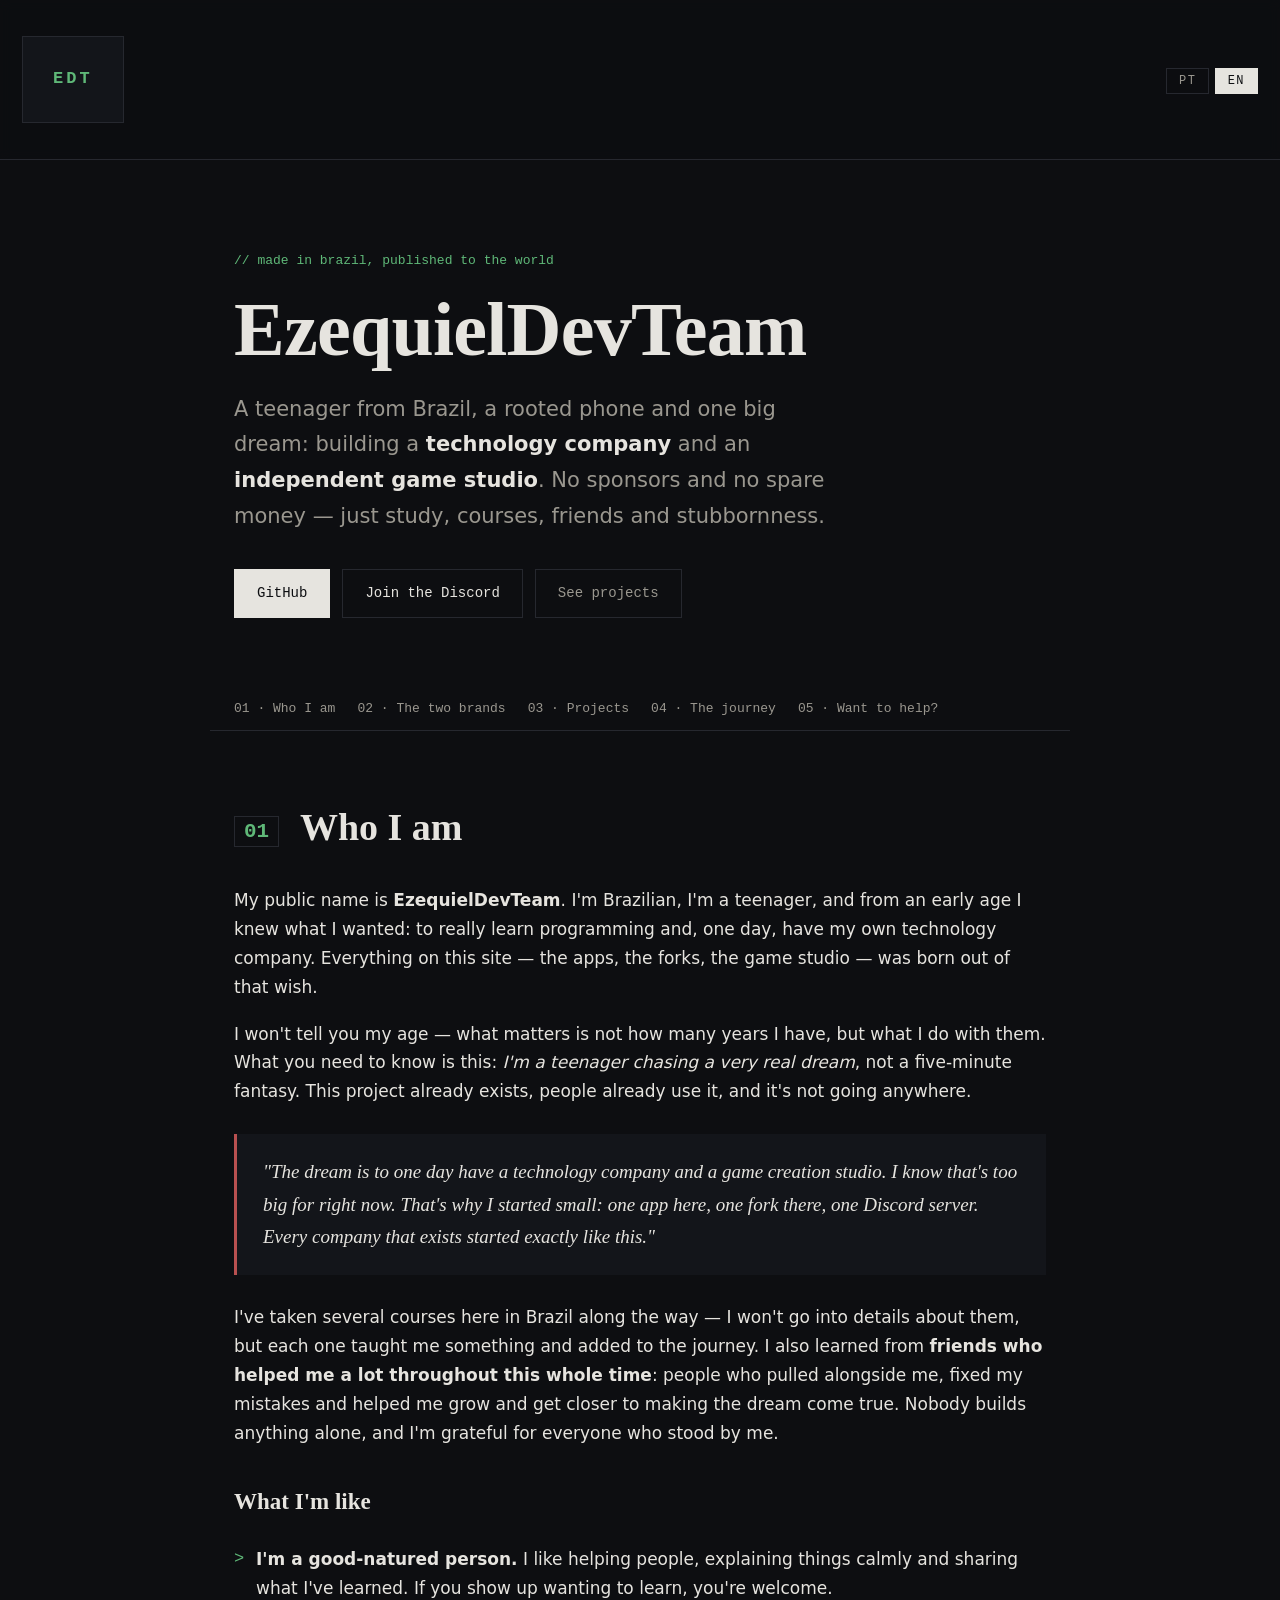
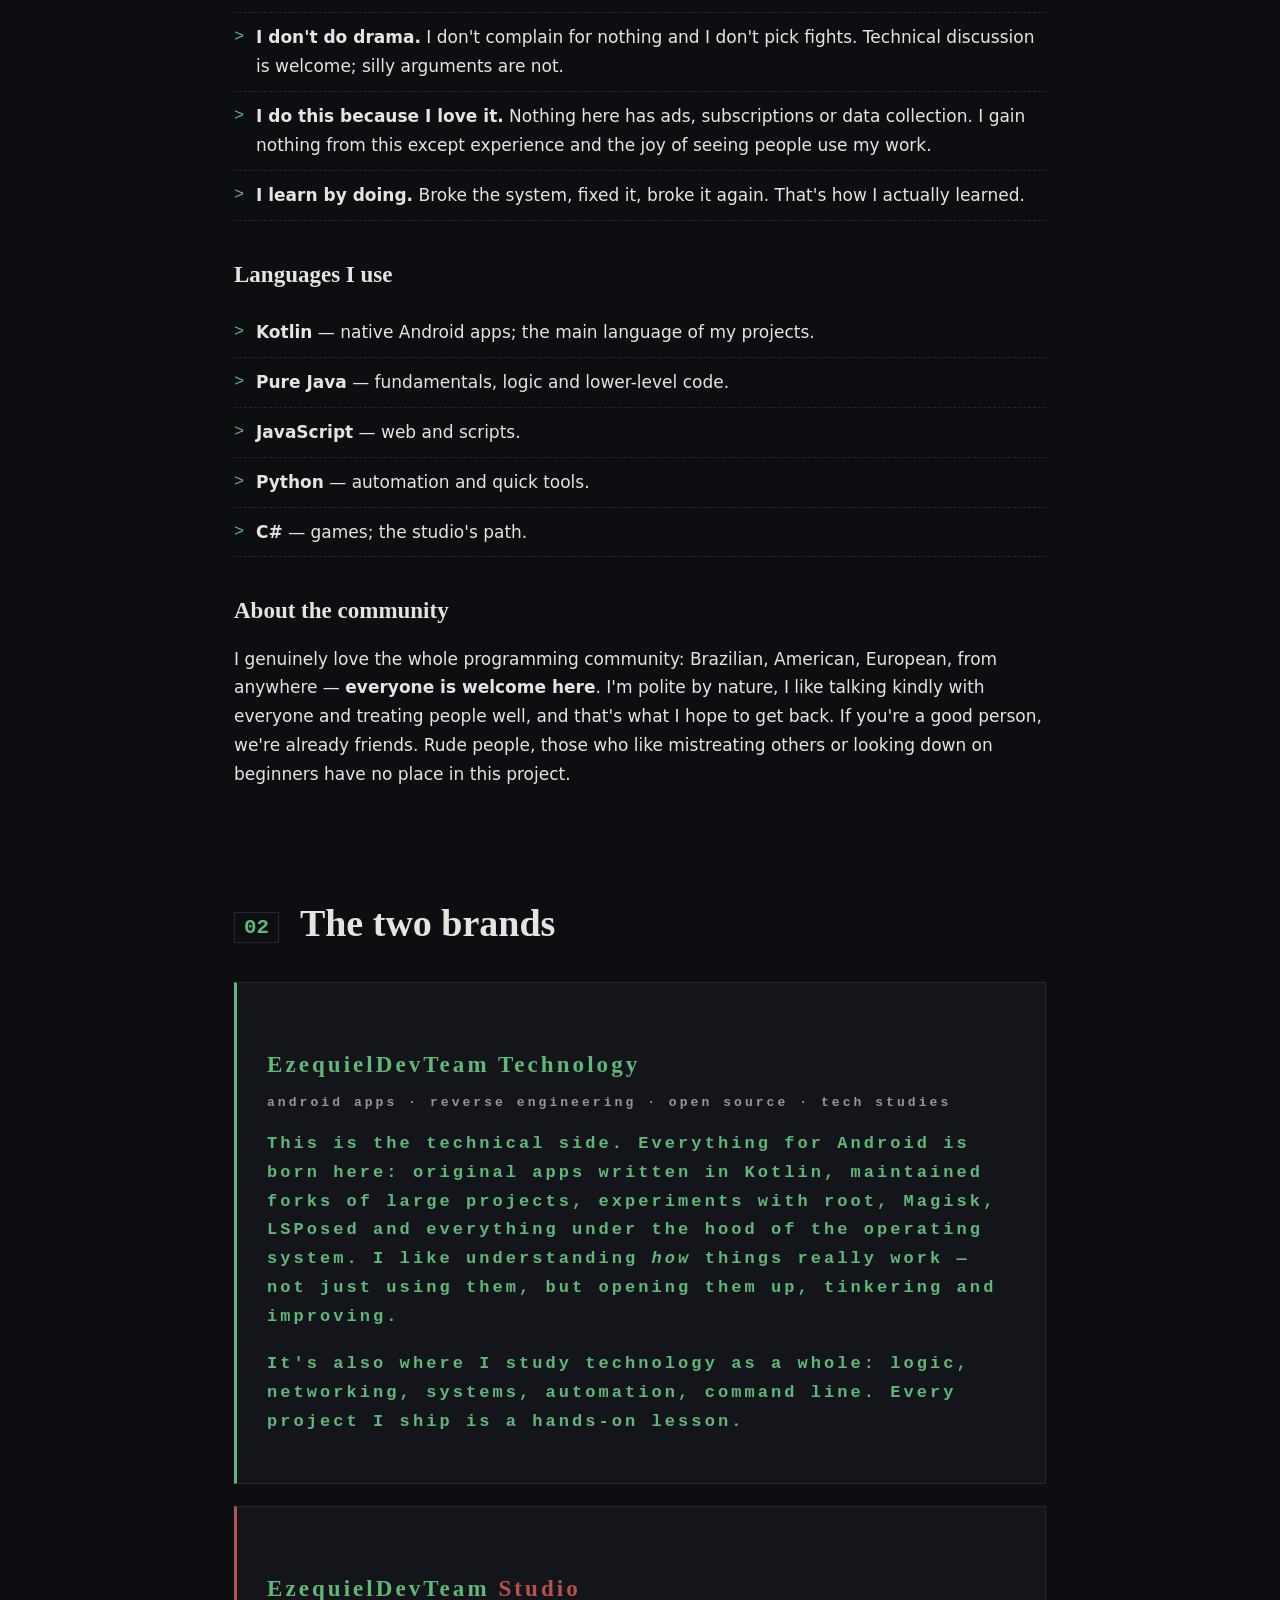
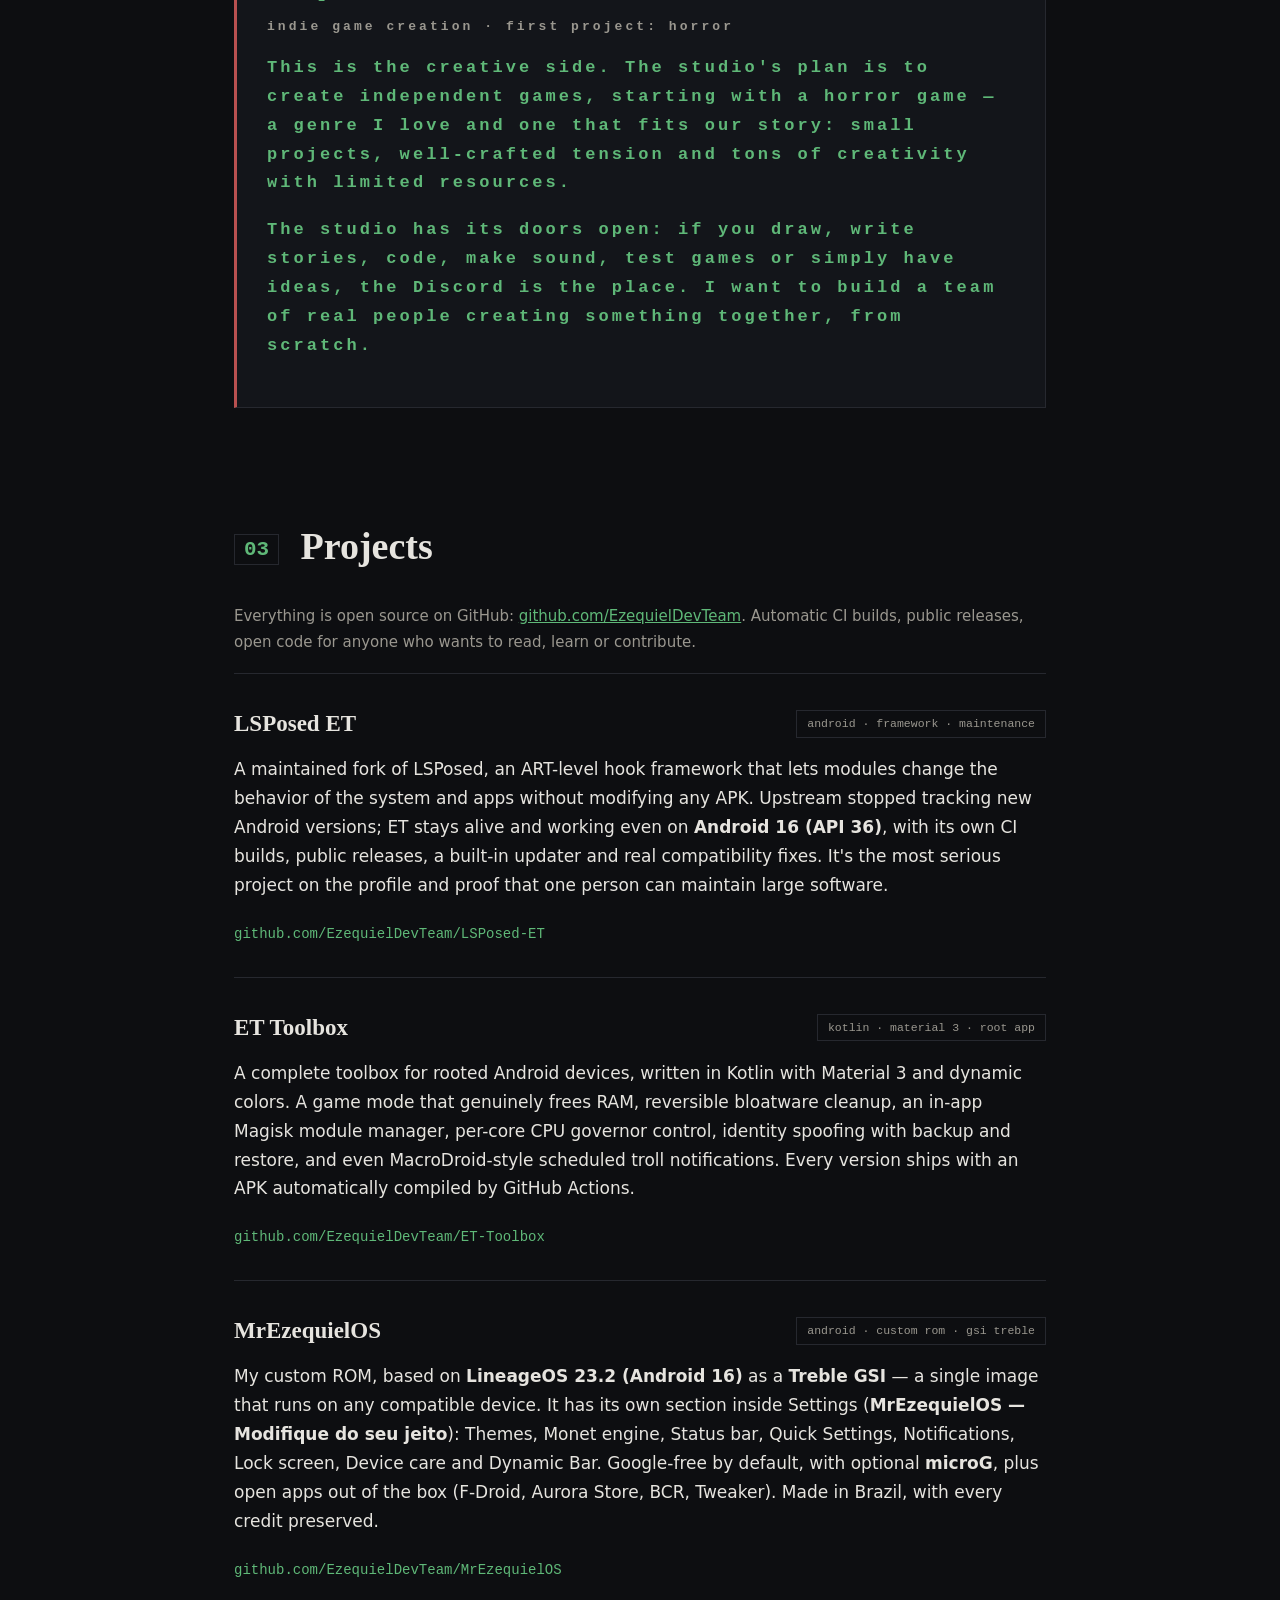
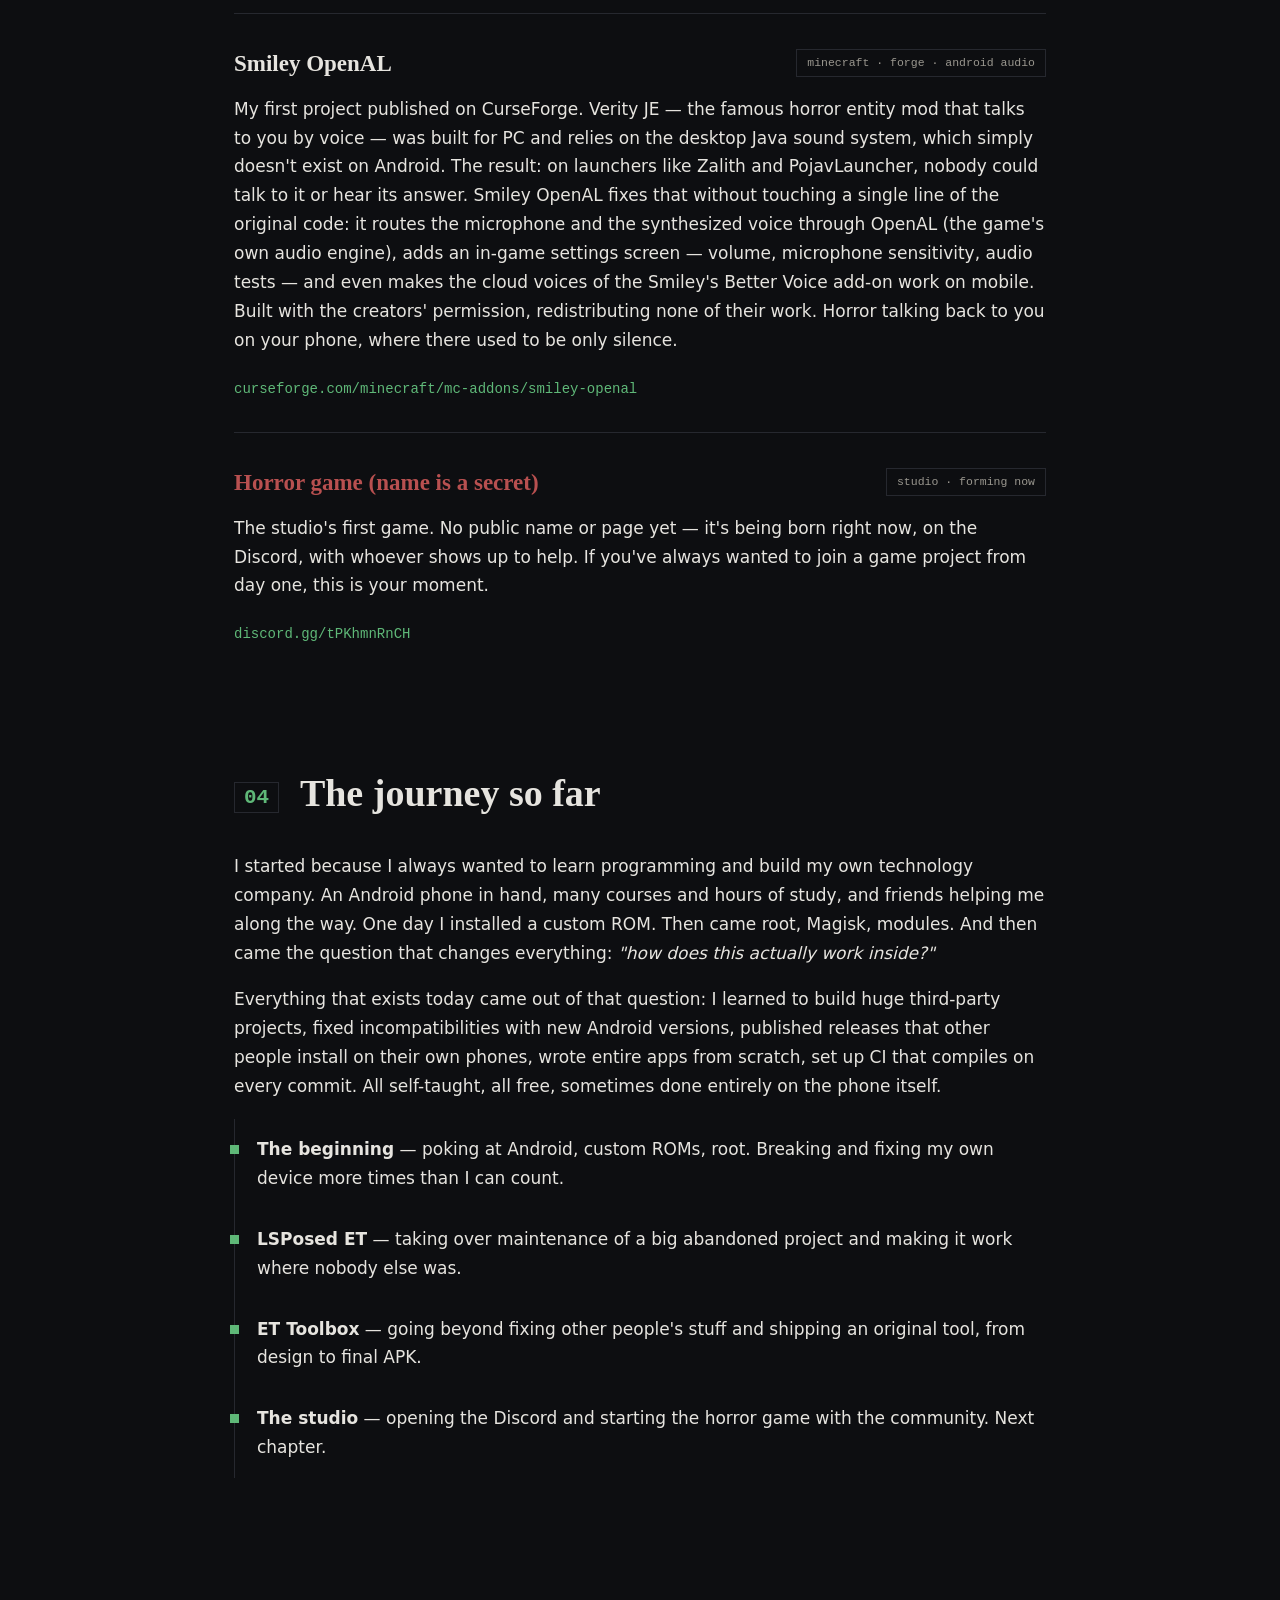
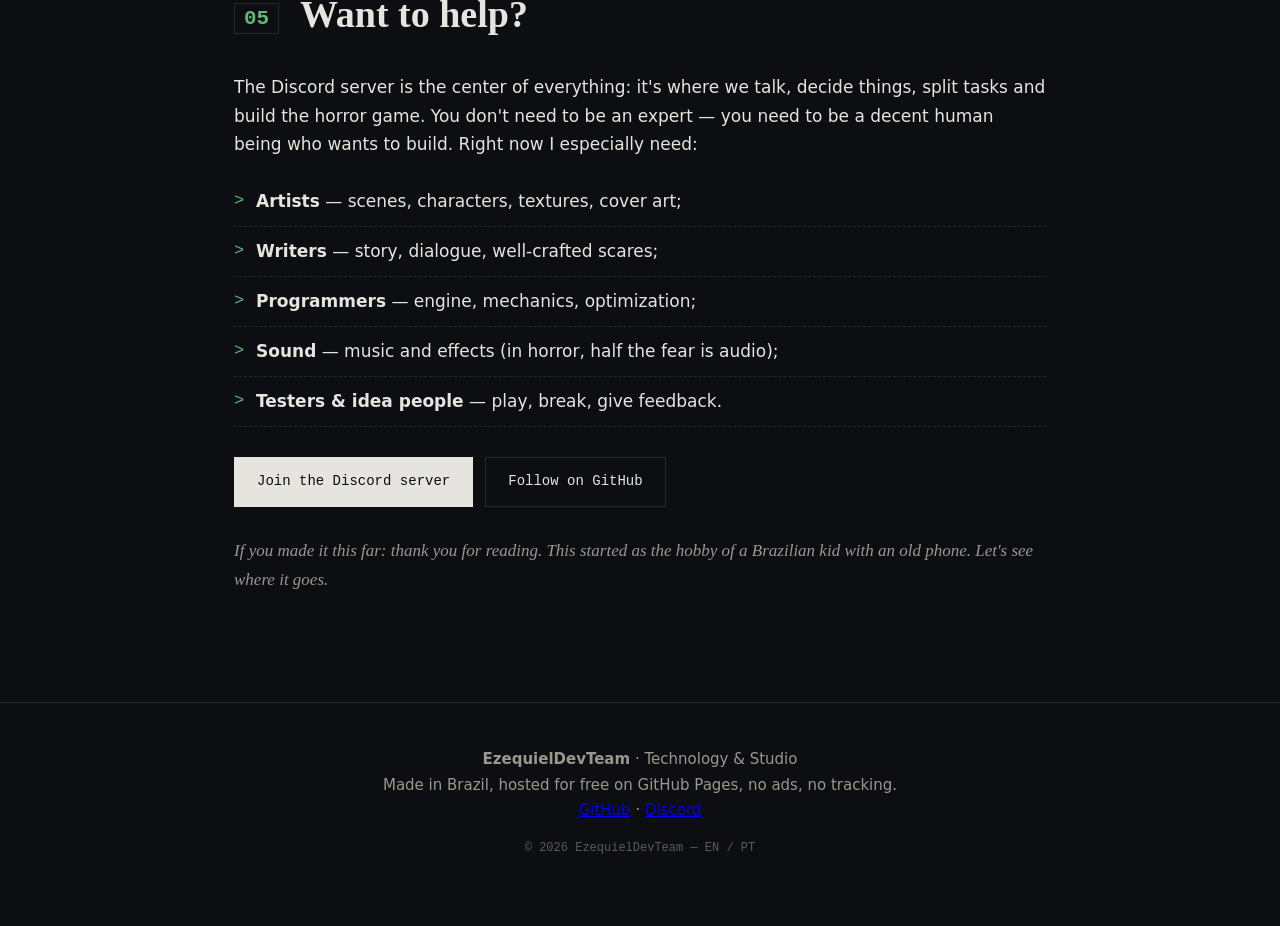
<file: index.html>
<!DOCTYPE html>
<html lang="pt-BR">
<head>
<meta charset="UTF-8">
<meta name="viewport" content="width=device-width, initial-scale=1.0">
<title>EzequielDevTeam — Tecnologia &amp; Games | Desenvolvedor independente do Brasil</title>
<meta name="description" content="EzequielDevTeam é um adolescente do Brasil construindo um sonho: uma empresa de tecnologia e um estúdio de games independente. Criador do LSPosed ET e do ET Toolbox. PT/EN.">
<meta name="keywords" content="EzequielDevTeam, Ezequiel Dev Team, LSPosed ET, ET Toolbox, estúdio de jogos independente, desenvolvedor Android Brasil, game dev horror, código aberto">
<meta name="author" content="EzequielDevTeam">
<meta name="robots" content="index, follow">
<link rel="canonical" href="https://ezequieldevteam.github.io/">
<meta property="og:type" content="website">
<meta property="og:title" content="EzequielDevTeam — Tecnologia &amp; Games">
<meta property="og:description" content="Um adolescente do Brasil atrás de um sonho: uma empresa de tecnologia e um estúdio de games independente.">
<meta property="og:url" content="https://ezequieldevteam.github.io/">
<meta name="twitter:card" content="summary">
<meta name="twitter:title" content="EzequielDevTeam — Tecnologia &amp; Games">
<meta name="twitter:description" content="Tecnologia Android e games independentes, feitos por um adolescente do Brasil que não desiste.">
<link rel="icon" type="image/svg+xml" href="/favicon.svg">
<script type="application/ld+json">
{
  "@context": "https://schema.org",
  "@type": "Person",
  "name": "EzequielDevTeam",
  "url": "https://ezequieldevteam.github.io/",
  "sameAs": ["https://github.com/EzequielDevTeam"],
  "description": "Desenvolvedor independente brasileiro. Mantém o LSPosed ET, cria o ET Toolbox e desenvolve jogos de terror indie.",
  "nationality": "Brasil",
  "knowsAbout": ["Android", "Kotlin", "Open Source", "Game Development"]
}
</script>
<link rel="stylesheet" href="/css/style.css">
</head>
<body>

<div class="topbar">
  <a class="brand" href="#inicio">EDT</a>
  <div class="lang-switch">
    <button id="btn-pt" class="on" type="button">PT</button>
    <button id="btn-en" type="button">EN</button>
  </div>
</div>

<!-- ==================== PORTUGUÊS ==================== -->
<div id="lang-pt">

<header id="inicio">
  <p class="kicker">// feito no brasil, publicado no mundo</p>
  <h1>EzequielDevTeam</h1>
  <p class="lead">
    Um adolescente do Brasil, um celular com root e um sonho grande:
    construir uma <strong>empresa de tecnologia</strong> e um
    <strong>estúdio de games independente</strong>. Sem patrocínio e sem dinheiro sobrando —
    só estudo, cursos, amigos e teimosia.
  </p>
  <div class="cta-row">
    <a class="btn solid" href="https://github.com/EzequielDevTeam" target="_blank" rel="noopener">GitHub</a>
    <a class="btn" href="https://discord.gg/tPKhmnRnCH" target="_blank" rel="noopener">Entrar no Discord</a>
    <a class="btn ghost" href="#projetos">Ver projetos</a>
  </div>
</header>

<nav class="toc">
  <a href="#sobre">01 · Quem sou eu</a>
  <a href="#marcas">02 · As duas marcas</a>
  <a href="#projetos">03 · Projetos</a>
  <a href="#jornada">04 · A jornada</a>
  <a href="#ajudar">05 · Quer ajudar?</a>
</nav>

<section id="sobre">
  <h2><span>01</span> Quem sou eu</h2>
  <p>
    Meu nome público é <strong>EzequielDevTeam</strong>. Sou brasileiro, adolescente,
    e desde cedo soube o que queria: aprender programação de verdade e, um dia,
    ter a minha própria empresa de tecnologia. Tudo o que existe nesse site — os apps,
    os forks, o estúdio de games — nasceu dessa vontade.
  </p>
  <p>
    Não vou falar minha idade — o que importa não é quantos anos eu tenho, e sim
    o que eu faço com eles. O que você precisa saber é isto:
    <em>sou um adolescente tentando realizar um sonho de verdade</em>, não uma fantasia
    de cinco minutos. Esse projeto já existe, já tem gente usando, e vai continuar existindo.
  </p>
  <div class="quotebox">
    <p>"O sonho é ter um dia uma empresa de tecnologia e um estúdio de criação de games.
    Eu sei que é grande demais para agora. Por isso comecei pequeno: um app aqui,
    um fork ali, um servidor de Discord. Toda empresa que existe começou exatamente assim."</p>
  </div>
  <p>
    Fiz vários cursos aqui no Brasil ao longo do caminho — não vou entrar em detalhes
    sobre eles, mas cada um ensinou alguma coisa e somou na jornada. E aprendi também
    com <strong>amigos que me ajudaram bastante durante todo esse tempo</strong>: gente
    que puxou comigo, corrigiu meus erros e me ajudou a crescer e a chegar mais perto
    de realizar o sonho. Ninguém constrói nada sozinho, e eu sou grato por quem esteve
    do meu lado.
  </p>
  <h3>Como eu sou</h3>
  <ul class="traits">
    <li><strong>Sou bonzinho.</strong> Gosto de ajudar as pessoas, explicar as coisas com calma e compartilhar o que aprendi. Se você chegar querendo aprender, vai ser bem-vindo.</li>
    <li><strong>Não sou de brigar.</strong> Não reclamo à toa e não crio treta. Discussão técnica é bem-vinda; discussão boba, não.</li>
    <li><strong>Faço porque gosto.</strong> Nada aqui tem anúncio, assinatura ou coleta de dados. Não ganho nada com isso além da experiência e da satisfação de ver gente usando.</li>
    <li><strong>Aprendo na prática.</strong> Quebrei o sistema, consertei, quebrei de novo. Foi assim que aprendi de verdade.</li>
  </ul>
  <h3>Linguagens que eu uso</h3>
  <ul class="traits">
    <li><strong>Kotlin</strong> — apps Android nativos; é a linguagem principal dos meus projetos.</li>
    <li><strong>Java puro</strong> — fundamentos, lógica e código mais baixo nível.</li>
    <li><strong>JavaScript</strong> — web e scripts.</li>
    <li><strong>Python</strong> — automação e ferramentas rápidas.</li>
    <li><strong>C#</strong> — games; o caminho do estúdio.</li>
  </ul>
  <h3>Sobre a comunidade</h3>
  <p>
    Eu gosto de toda a comunidade de programação, de verdade: brasileira, americana,
    europeia, de onde vier — <strong>todos são bem-vindos aqui</strong>. Sou educado
    por natureza, gosto de conversar bem com todo mundo e trato as pessoas com carinho,
    e é isso que espero de volta. Se você é gente boa, já somos amigos. Pessoas rudes,
    que gostam de tratar mal os outros ou de menosprezar quem está aprendendo não têm
    espaço neste projeto.
  </p>
</section>

<section id="marcas">
  <h2><span>02</span> As duas marcas</h2>

  <article class="brand tech">
    <h3>EzequielDevTeam <em>Technology</em></h3>
    <p class="tagline mono">aplicativos android · engenharia reversa · open source · estudo de tecnologia</p>
    <p>
      É o lado técnico. Aqui nasce todo tipo de ferramenta para Android:
      aplicativos próprios escritos em Kotlin, forks mantidos de projetos grandes,
      experimentos com root, Magisk, LSPosed e tudo que existe por baixo do capô
      do sistema. Eu gosto de entender <em>como</em> as coisas funcionam de verdade —
      não só usar, mas abrir, mexer e melhorar.
    </p>
    <p>
      Também é onde eu estudo tecnologia como um todo: lógica, redes, sistemas,
      automação, linha de comando. Cada projeto meu é uma aula prática.
    </p>
  </article>

  <article class="brand studio">
    <h3>EzequielDevTeam <em>Studio</em></h3>
    <p class="tagline mono">criação de games independentes · o primeiro projeto: terror</p>
    <p>
      É o lado criativo. O plano do estúdio é criar games independentes, começando
      por um <strong>jogo de terror</strong> — gênero que eu amo e que combina com a
      nossa história: projetos pequenos, tensão bem feita e muita criatividade com
      poucos recursos.
    </p>
    <p>
      O estúdio está de portas abertas: se você desenha, escreve histórias, programa,
      faz som, testa jogo ou simplesmente tem ideias, o Discord é o lugar. Quero montar
      uma equipe de gente real construindo algo junto, do zero.
    </p>
  </article>
</section>

<section id="projetos">
  <h2><span>03</span> Projetos</h2>
  <p class="section-note">
    Tudo open source no GitHub: <a href="https://github.com/EzequielDevTeam" target="_blank" rel="noopener">github.com/EzequielDevTeam</a>.
    Compilação automática por CI, releases públicas, código aberto pra quem quiser ler, aprender ou contribuir.
  </p>

  <article class="project">
    <header>
      <h3>LSPosed ET</h3>
      <span class="chip">android · framework · manutenção</span>
    </header>
    <p>
      Fork mantido do LSPosed, framework de hook no nível da ART que permite módulos
      mudarem o comportamento do sistema e dos apps sem modificar nenhum APK.
      O projeto original parou de acompanhar as versões novas do Android; o ET
      continua vivo e funcional até no <strong>Android 16 (API 36)</strong>, com build
      própria por CI, release pública, updater próprio e correções reais de compatibilidade.
      É o projeto mais sério do perfil e prova que dá pra manter software grande
      mesmo sendo uma pessoa só.
    </p>
    <a class="link" href="https://github.com/EzequielDevTeam/LSPosed-ET" target="_blank" rel="noopener">github.com/EzequielDevTeam/LSPosed-ET</a>
  </article>

  <article class="project">
    <header>
      <h3>ET Toolbox</h3>
      <span class="chip">kotlin · material 3 · app root</span>
    </header>
    <p>
      Caixa de ferramentas completa para aparelhos Android com root, escrita em Kotlin
      com Material 3 e cores dinâmicas. Modo jogo que libera RAM de verdade, limpeza de
      bloatware reversível, gerenciador de módulos Magisk dentro do app, controle de
      governador da CPU por núcleo, spoof de identidade com backup e restauração, e até
      notificações troll agendadas estilo MacroDroid. Cada versão sai com APK compilado
      automaticamente pelo GitHub Actions.
    </p>
    <a class="link" href="https://github.com/EzequielDevTeam/ET-Toolbox" target="_blank" rel="noopener">github.com/EzequielDevTeam/ET-Toolbox</a>
  </article>

  <article class="project">
    <header>
      <h3>MrEzequielOS</h3>
      <span class="chip">android · custom rom · gsi treble</span>
    </header>
    <p>
      Minha ROM custom, baseada no <strong>LineageOS 23.2 (Android 16)</strong> em formato
      <strong>GSI Treble</strong> — uma imagem só que roda em qualquer aparelho compatível.
      Tem seção própria dentro do Configurações (<strong>MrEzequielOS — Modifique do seu
      jeito</strong>): Temas, Motor Monet, Barra de status, Quick Settings, Notificações,
      Tela de bloqueio, Cuidado do dispositivo e Dynamic Bar. Sem Google por padrão, com
      <strong>MicroG</strong> opcional, e apps abertos de fábrica (F-Droid, Aurora Store,
      BCR, Tweaker). Feita no Brasil, com todos os créditos preservados.
    </p>
    <a class="link" href="https://github.com/EzequielDevTeam/MrEzequielOS" target="_blank" rel="noopener">github.com/EzequielDevTeam/MrEzequielOS</a>
  </article>

  <article class="project">
    <header>
      <h3>Smiley OpenAL</h3>
      <span class="chip">minecraft · forge · áudio android</span>
    </header>
    <p>
      Meu primeiro projeto publicado no CurseForge. O Verity JE — o famoso mod da entidade
      de terror que conversa com você por voz — foi feito para PC e usa o sistema de som
      do desktop Java, que não existe no Android. Resultado: em launchers como Zalith e
      PojavLauncher, ninguém conseguia falar com ele nem ouvir a resposta.
      O Smiley OpenAL resolve isso sem tocar em uma linha do código original: roteia o
      microfone e a voz sintetizada pelo OpenAL (o mesmo motor de áudio do jogo), tem tela
      própria de configuração dentro do jogo — volume, sensibilidade do microfone, teste
      de áudio — e ainda deixa compatível as vozes de nuvem do add-on Smiley's Better Voice.
      Feito com permissão dos criadores, sem redistribuir nada alheio. Terror conversando
      com você no celular, onde antes só havia silêncio.
    </p>
    <a class="link" href="https://www.curseforge.com/minecraft/mc-addons/smiley-openal" target="_blank" rel="noopener">curseforge.com/minecraft/mc-addons/smiley-openal</a>
  </article>

  <article class="project soon">
    <header>
      <h3>Jogo de terror (nome em segredo)</h3>
      <span class="chip">studio · em formação</span>
    </header>
    <p>
      O primeiro game do estúdio. Ainda não tem nome público nem página própria —
      está nascendo agora, no Discord, com quem aparecer para ajudar. Se você sempre
      quis participar da criação de um jogo desde o começo, essa é a hora.
    </p>
    <a class="link" href="https://discord.gg/tPKhmnRnCH" target="_blank" rel="noopener">discord.gg/tPKhmnRnCH</a>
  </article>
</section>

<section id="jornada">
  <h2><span>04</span> A jornada até aqui</h2>
  <p>
    Comecei porque sempre quis aprender programação e criar a minha própria empresa
    de tecnologia. Um celular Android na mão, muitos cursos e horas de estudo, e
    amigos me ajudando no caminho. Um dia instalei uma ROM custom. Depois veio o root,
    o Magisk, os módulos. E então veio a pergunta que muda tudo:
    <em>"como isso funciona por dentro?"</em>
  </p>
  <p>
    Dessa pergunta saiu tudo que existe hoje: aprendi a compilar projetos enormes
    de terceiros, corrigi incompatibilidades com versões novas do Android, publiquei
    releases que outras pessoas instalam no celular delas, escrevi apps inteiros do
    zero, montei CI que compila sozinho a cada commit. Tudo autodidata, tudo de graça,
    tudo no celular mesmo quando necessário.
  </p>
  <ul class="timeline">
    <li><strong>O começo</strong> — fuçar no Android, custom ROM, root. Quebrar e consertar o próprio aparelho mais vezes do que dá pra contar.</li>
    <li><strong>LSPosed ET</strong> — assumir a manutenção de um projeto grande que foi abandonado e fazê-lo funcionar onde ninguém mais estava fazendo.</li>
    <li><strong>ET Toolbox</strong> — parar de só consertar coisa dos outros e criar ferramenta própria, do design ao APK final.</li>
    <li><strong>O estúdio</strong> — abrir o Discord e começar o jogo de terror com a comunidade. Próximo capítulo.</li>
  </ul>
</section>

<section id="ajudar">
  <h2><span>05</span> Quer ajudar?</h2>
  <p>
    O servidor do Discord é o centro de tudo: é onde a gente conversa, decide coisas,
    divide tarefas e constrói o jogo de terror. Não precisa ser expert — precisa ser
    gente boa e ter vontade de fazer. Preciso principalmente de:
  </p>
  <ul class="roles">
    <li><strong>Artistas</strong> — cenários, personagens, texturas, capa;</li>
    <li><strong>Roteiristas</strong> — história, diálogos, sustos bem pensados;</li>
    <li><strong>Programadores</strong> — engine, mecânicas, otimização;</li>
    <li><strong>Som</strong> — trilha e efeitos (em terror, metade do medo é o áudio);</li>
    <li><strong>Testadores e ideias</strong> — jogar, quebrar, opinar.</li>
  </ul>
  <div class="cta-row big">
    <a class="btn solid red" href="https://discord.gg/tPKhmnRnCH" target="_blank" rel="noopener">Entrar no servidor do Discord</a>
    <a class="btn" href="https://github.com/EzequielDevTeam" target="_blank" rel="noopener">Seguir no GitHub</a>
  </div>
  <p class="fineprint">
    Se você chegou até aqui: obrigado por ler. Isso aqui começou como o hobby de um
    garoto brasileiro com um celular velho. Vamos ver onde chega.
  </p>
</section>

<footer>
  <p>
    <strong>EzequielDevTeam</strong> · Technology &amp; Studio<br>
    Feito no Brasil, hospedado de graça no GitHub Pages, sem anúncios, sem rastreamento.<br>
    <a href="https://github.com/EzequielDevTeam" target="_blank" rel="noopener">GitHub</a> ·
    <a href="https://discord.gg/tPKhmnRnCH" target="_blank" rel="noopener">Discord</a>
  </p>
  <p class="mono small">© <span class="year"></span> EzequielDevTeam — PT / EN</p>
</footer>

</div>

<!-- ==================== ENGLISH ==================== -->
<div id="lang-en" class="hidden" lang="en">

<header id="inicio-en">
  <p class="kicker">// made in brazil, published to the world</p>
  <h1>EzequielDevTeam</h1>
  <p class="lead">
    A teenager from Brazil, a rooted phone and one big dream:
    building a <strong>technology company</strong> and an
    <strong>independent game studio</strong>. No sponsors and no spare money —
    just study, courses, friends and stubbornness.
  </p>
  <div class="cta-row">
    <a class="btn solid" href="https://github.com/EzequielDevTeam" target="_blank" rel="noopener">GitHub</a>
    <a class="btn" href="https://discord.gg/tPKhmnRnCH" target="_blank" rel="noopener">Join the Discord</a>
    <a class="btn ghost" href="#projetos-en">See projects</a>
  </div>
</header>

<nav class="toc">
  <a href="#sobre-en">01 · Who I am</a>
  <a href="#marcas-en">02 · The two brands</a>
  <a href="#projetos-en">03 · Projects</a>
  <a href="#jornada-en">04 · The journey</a>
  <a href="#ajudar-en">05 · Want to help?</a>
</nav>

<section id="sobre-en">
  <h2><span>01</span> Who I am</h2>
  <p>
    My public name is <strong>EzequielDevTeam</strong>. I'm Brazilian, I'm a teenager,
    and from an early age I knew what I wanted: to really learn programming and,
    one day, have my own technology company. Everything on this site — the apps,
    the forks, the game studio — was born out of that wish.
  </p>
  <p>
    I won't tell you my age — what matters is not how many years I have, but what
    I do with them. What you need to know is this:
    <em>I'm a teenager chasing a very real dream</em>, not a five-minute fantasy.
    This project already exists, people already use it, and it's not going anywhere.
  </p>
  <div class="quotebox">
    <p>"The dream is to one day have a technology company and a game creation studio.
    I know that's too big for right now. That's why I started small: one app here,
    one fork there, one Discord server. Every company that exists started exactly like this."</p>
  </div>
  <p>
    I've taken several courses here in Brazil along the way — I won't go into details
    about them, but each one taught me something and added to the journey. I also learned
    from <strong>friends who helped me a lot throughout this whole time</strong>: people
    who pulled alongside me, fixed my mistakes and helped me grow and get closer to
    making the dream come true. Nobody builds anything alone, and I'm grateful for
    everyone who stood by me.
  </p>
  <h3>What I'm like</h3>
  <ul class="traits">
    <li><strong>I'm a good-natured person.</strong> I like helping people, explaining things calmly and sharing what I've learned. If you show up wanting to learn, you're welcome.</li>
    <li><strong>I don't do drama.</strong> I don't complain for nothing and I don't pick fights. Technical discussion is welcome; silly arguments are not.</li>
    <li><strong>I do this because I love it.</strong> Nothing here has ads, subscriptions or data collection. I gain nothing from this except experience and the joy of seeing people use my work.</li>
    <li><strong>I learn by doing.</strong> Broke the system, fixed it, broke it again. That's how I actually learned.</li>
  </ul>
  <h3>Languages I use</h3>
  <ul class="traits">
    <li><strong>Kotlin</strong> — native Android apps; the main language of my projects.</li>
    <li><strong>Pure Java</strong> — fundamentals, logic and lower-level code.</li>
    <li><strong>JavaScript</strong> — web and scripts.</li>
    <li><strong>Python</strong> — automation and quick tools.</li>
    <li><strong>C#</strong> — games; the studio's path.</li>
  </ul>
  <h3>About the community</h3>
  <p>
    I genuinely love the whole programming community: Brazilian, American, European,
    from anywhere — <strong>everyone is welcome here</strong>. I'm polite by nature,
    I like talking kindly with everyone and treating people well, and that's what
    I hope to get back. If you're a good person, we're already friends. Rude people,
    those who like mistreating others or looking down on beginners have no place in
    this project.
  </p>
</section>

<section id="marcas-en">
  <h2><span>02</span> The two brands</h2>

  <article class="brand tech">
    <h3>EzequielDevTeam <em>Technology</em></h3>
    <p class="tagline mono">android apps · reverse engineering · open source · tech studies</p>
    <p>
      This is the technical side. Everything for Android is born here:
      original apps written in Kotlin, maintained forks of large projects,
      experiments with root, Magisk, LSPosed and everything under the hood of
      the operating system. I like understanding <em>how</em> things really work —
      not just using them, but opening them up, tinkering and improving.
    </p>
    <p>
      It's also where I study technology as a whole: logic, networking, systems,
      automation, command line. Every project I ship is a hands-on lesson.
    </p>
  </article>

  <article class="brand studio">
    <h3>EzequielDevTeam <em>Studio</em></h3>
    <p class="tagline mono">indie game creation · first project: horror</p>
    <p>
      This is the creative side. The studio's plan is to create independent games,
      starting with a <strong>horror game</strong> — a genre I love and one that fits
      our story: small projects, well-crafted tension and tons of creativity with
      limited resources.
    </p>
    <p>
      The studio has its doors open: if you draw, write stories, code, make sound,
      test games or simply have ideas, the Discord is the place. I want to build a team
      of real people creating something together, from scratch.
    </p>
  </article>
</section>

<section id="projetos-en">
  <h2><span>03</span> Projects</h2>
  <p class="section-note">
    Everything is open source on GitHub: <a href="https://github.com/EzequielDevTeam" target="_blank" rel="noopener">github.com/EzequielDevTeam</a>.
    Automatic CI builds, public releases, open code for anyone who wants to read, learn or contribute.
  </p>

  <article class="project">
    <header>
      <h3>LSPosed ET</h3>
      <span class="chip">android · framework · maintenance</span>
    </header>
    <p>
      A maintained fork of LSPosed, an ART-level hook framework that lets modules change
      the behavior of the system and apps without modifying any APK. Upstream stopped
      tracking new Android versions; ET stays alive and working even on
      <strong>Android 16 (API 36)</strong>, with its own CI builds, public releases,
      a built-in updater and real compatibility fixes. It's the most serious project on
      the profile and proof that one person can maintain large software.
    </p>
    <a class="link" href="https://github.com/EzequielDevTeam/LSPosed-ET" target="_blank" rel="noopener">github.com/EzequielDevTeam/LSPosed-ET</a>
  </article>

  <article class="project">
    <header>
      <h3>ET Toolbox</h3>
      <span class="chip">kotlin · material 3 · root app</span>
    </header>
    <p>
      A complete toolbox for rooted Android devices, written in Kotlin with Material 3
      and dynamic colors. A game mode that genuinely frees RAM, reversible bloatware
      cleanup, an in-app Magisk module manager, per-core CPU governor control, identity
      spoofing with backup and restore, and even MacroDroid-style scheduled troll
      notifications. Every version ships with an APK automatically compiled by GitHub Actions.
    </p>
    <a class="link" href="https://github.com/EzequielDevTeam/ET-Toolbox" target="_blank" rel="noopener">github.com/EzequielDevTeam/ET-Toolbox</a>
  </article>

  <article class="project">
    <header>
      <h3>MrEzequielOS</h3>
      <span class="chip">android · custom rom · gsi treble</span>
    </header>
    <p>
      My custom ROM, based on <strong>LineageOS 23.2 (Android 16)</strong> as a
      <strong>Treble GSI</strong> — a single image that runs on any compatible device.
      It has its own section inside Settings (<strong>MrEzequielOS — Modifique do seu
      jeito</strong>): Themes, Monet engine, Status bar, Quick Settings, Notifications,
      Lock screen, Device care and Dynamic Bar. Google-free by default, with optional
      <strong>microG</strong>, plus open apps out of the box (F-Droid, Aurora Store,
      BCR, Tweaker). Made in Brazil, with every credit preserved.
    </p>
    <a class="link" href="https://github.com/EzequielDevTeam/MrEzequielOS" target="_blank" rel="noopener">github.com/EzequielDevTeam/MrEzequielOS</a>
  </article>

  <article class="project">
    <header>
      <h3>Smiley OpenAL</h3>
      <span class="chip">minecraft · forge · android audio</span>
    </header>
    <p>
      My first project published on CurseForge. Verity JE — the famous horror entity mod
      that talks to you by voice — was built for PC and relies on the desktop Java sound
      system, which simply doesn't exist on Android. The result: on launchers like Zalith
      and PojavLauncher, nobody could talk to it or hear its answer. Smiley OpenAL fixes
      that without touching a single line of the original code: it routes the microphone
      and the synthesized voice through OpenAL (the game's own audio engine), adds an
      in-game settings screen — volume, microphone sensitivity, audio tests — and even
      makes the cloud voices of the Smiley's Better Voice add-on work on mobile. Built
      with the creators' permission, redistributing none of their work. Horror talking
      back to you on your phone, where there used to be only silence.
    </p>
    <a class="link" href="https://www.curseforge.com/minecraft/mc-addons/smiley-openal" target="_blank" rel="noopener">curseforge.com/minecraft/mc-addons/smiley-openal</a>
  </article>

  <article class="project soon">
    <header>
      <h3>Horror game (name is a secret)</h3>
      <span class="chip">studio · forming now</span>
    </header>
    <p>
      The studio's first game. No public name or page yet — it's being born right now,
      on the Discord, with whoever shows up to help. If you've always wanted to join a
      game project from day one, this is your moment.
    </p>
    <a class="link" href="https://discord.gg/tPKhmnRnCH" target="_blank" rel="noopener">discord.gg/tPKhmnRnCH</a>
  </article>
</section>

<section id="jornada-en">
  <h2><span>04</span> The journey so far</h2>
  <p>
    I started because I always wanted to learn programming and build my own technology
    company. An Android phone in hand, many courses and hours of study, and friends
    helping me along the way. One day I installed a custom ROM. Then came root, Magisk,
    modules. And then came the question that changes everything:
    <em>"how does this actually work inside?"</em>
  </p>
  <p>
    Everything that exists today came out of that question: I learned to build huge
    third-party projects, fixed incompatibilities with new Android versions, published
    releases that other people install on their own phones, wrote entire apps from
    scratch, set up CI that compiles on every commit. All self-taught, all free,
    sometimes done entirely on the phone itself.
  </p>
  <ul class="timeline">
    <li><strong>The beginning</strong> — poking at Android, custom ROMs, root. Breaking and fixing my own device more times than I can count.</li>
    <li><strong>LSPosed ET</strong> — taking over maintenance of a big abandoned project and making it work where nobody else was.</li>
    <li><strong>ET Toolbox</strong> — going beyond fixing other people's stuff and shipping an original tool, from design to final APK.</li>
    <li><strong>The studio</strong> — opening the Discord and starting the horror game with the community. Next chapter.</li>
  </ul>
</section>

<section id="ajudar-en">
  <h2><span>05</span> Want to help?</h2>
  <p>
    The Discord server is the center of everything: it's where we talk, decide things,
    split tasks and build the horror game. You don't need to be an expert — you need
    to be a decent human being who wants to build. Right now I especially need:
  </p>
  <ul class="roles">
    <li><strong>Artists</strong> — scenes, characters, textures, cover art;</li>
    <li><strong>Writers</strong> — story, dialogue, well-crafted scares;</li>
    <li><strong>Programmers</strong> — engine, mechanics, optimization;</li>
    <li><strong>Sound</strong> — music and effects (in horror, half the fear is audio);</li>
    <li><strong>Testers &amp; idea people</strong> — play, break, give feedback.</li>
  </ul>
  <div class="cta-row big">
    <a class="btn solid red" href="https://discord.gg/tPKhmnRnCH" target="_blank" rel="noopener">Join the Discord server</a>
    <a class="btn" href="https://github.com/EzequielDevTeam" target="_blank" rel="noopener">Follow on GitHub</a>
  </div>
  <p class="fineprint">
    If you made it this far: thank you for reading. This started as the hobby of a
    Brazilian kid with an old phone. Let's see where it goes.
  </p>
</section>

<footer>
  <p>
    <strong>EzequielDevTeam</strong> · Technology &amp; Studio<br>
    Made in Brazil, hosted for free on GitHub Pages, no ads, no tracking.<br>
    <a href="https://github.com/EzequielDevTeam" target="_blank" rel="noopener">GitHub</a> ·
    <a href="https://discord.gg/tPKhmnRnCH" target="_blank" rel="noopener">Discord</a>
  </p>
  <p class="mono small">© <span class="year"></span> EzequielDevTeam — EN / PT</p>
</footer>

</div>

<script src="/js/main.js"></script>
</body>
</html>
</file>
<file: css/style.css>
:root {
  --bg: #0d0e11;
  --bg2: #13151a;
  --ink: #e6e4df;
  --dim: #9a978f;
  --line: #26282f;
  --green: #5fb878;
  --red: #b85050;
  --mono: ui-monospace, "Cascadia Code", "JetBrains Mono", Menlo, Consolas, monospace;
  --serif: Georgia, "Times New Roman", serif;
}

* { margin: 0; padding: 0; box-sizing: border-box; }

html { scroll-behavior: smooth; }

body {
  background: var(--bg);
  color: var(--ink);
  font-family: system-ui, -apple-system, "Segoe UI", Roboto, sans-serif;
  font-size: 17px;
  line-height: 1.7;
  -webkit-font-smoothing: antialiased;
}

.hidden { display: none !important; }

.topbar {
  position: sticky;
  top: 0;
  z-index: 10;
  display: flex;
  justify-content: space-between;
  align-items: center;
  padding: 14px 22px;
  background: rgba(13, 14, 17, .92);
  border-bottom: 1px solid var(--line);
  backdrop-filter: blur(6px);
}

.brand {
  font-family: var(--mono);
  font-weight: 700;
  letter-spacing: .18em;
  color: var(--green);
  text-decoration: none;
  border: 1px solid var(--line);
  padding: 3px 10px;
}

.brand:hover { border-color: var(--green); }

.lang-switch button {
  font-family: var(--mono);
  font-size: 12px;
  letter-spacing: .12em;
  background: none;
  color: var(--dim);
  border: 1px solid var(--line);
  padding: 5px 12px;
  cursor: pointer;
}

.lang-switch button.on {
  color: var(--bg);
  background: var(--ink);
  border-color: var(--ink);
}

header {
  max-width: 860px;
  margin: 0 auto;
  padding: 90px 24px 40px;
}

.kicker {
  font-family: var(--mono);
  font-size: 13px;
  color: var(--green);
  margin-bottom: 18px;
}

h1 {
  font-family: var(--serif);
  font-size: clamp(44px, 9vw, 76px);
  line-height: 1.05;
  letter-spacing: -.01em;
}

.lead {
  margin-top: 22px;
  max-width: 620px;
  font-size: clamp(18px, 2.4vw, 21px);
  color: var(--dim);
}

.lead strong { color: var(--ink); }

.cta-row {
  display: flex;
  flex-wrap: wrap;
  gap: 12px;
  margin-top: 34px;
}

.btn {
  display: inline-block;
  font-family: var(--mono);
  font-size: 14px;
  text-decoration: none;
  color: var(--ink);
  border: 1px solid var(--line);
  padding: 12px 22px;
  transition: border-color .15s, transform .15s;
}

.btn:hover { border-color: var(--ink); transform: translateY(-1px); }

.btn.solid { background: var(--ink); color: var(--bg); border-color: var(--ink); }
.btn.solid:hover { background: var(--green); border-color: var(--green); }
.btn.solid.red:hover { background: var(--red); border-color: var(--red); }
.btn.ghost { color: var(--dim); }

.toc {
  max-width: 860px;
  margin: 30px auto 0;
  padding: 0 24px;
  display: flex;
  flex-wrap: wrap;
  gap: 8px 22px;
  border-bottom: 1px solid var(--line);
}

.toc a {
  font-family: var(--mono);
  font-size: 13px;
  color: var(--dim);
  text-decoration: none;
  padding: 10px 0;
}

.toc a:hover { color: var(--green); }

section {
  max-width: 860px;
  margin: 0 auto;
  padding: 64px 24px 20px;
}

h2 {
  font-family: var(--serif);
  font-size: clamp(28px, 4.5vw, 38px);
  margin-bottom: 26px;
}

h2 span {
  font-family: var(--mono);
  font-size: .55em;
  color: var(--green);
  vertical-align: middle;
  margin-right: 12px;
  border: 1px solid var(--line);
  padding: 3px 9px;
}

section p { margin-bottom: 18px; }

section a { color: var(--green); }

.quotebox {
  border-left: 3px solid var(--red);
  background: var(--bg2);
  padding: 22px 26px;
  margin: 28px 0;
}

.quotebox p {
  font-family: var(--serif);
  font-style: italic;
  font-size: 19px;
  color: var(--ink);
  margin: 0;
}

h3 {
  font-family: var(--serif);
  font-size: 23px;
  margin: 34px 0 14px;
}

.traits, .roles, .timeline { list-style: none; margin: 8px 0 20px; }

.traits li, .roles li {
  padding: 10px 0 10px 22px;
  border-bottom: 1px dashed var(--line);
  position: relative;
}

.traits li::before, .roles li::before {
  content: ">";
  position: absolute;
  left: 0;
  font-family: var(--mono);
  color: var(--green);
}

.timeline li {
  padding: 16px 0 16px 22px;
  border-left: 1px solid var(--line);
  position: relative;
}

.timeline li::before {
  content: "";
  position: absolute;
  left: -5px;
  top: 26px;
  width: 9px;
  height: 9px;
  background: var(--green);
}

.brand {
  border: 1px solid var(--line);
  padding: 28px 30px;
  margin: 22px 0;
  background: var(--bg2);
}

.brand.tech h3 em { color: var(--green); font-style: normal; }
.brand.studio h3 em { color: var(--red); font-style: normal; }
.brand.studio { border-left: 3px solid var(--red); }
.brand.tech { border-left: 3px solid var(--green); }

.tagline {
  font-size: 13px;
  color: var(--dim);
  margin: -6px 0 16px;
}

.mono { font-family: var(--mono); }

.section-note { color: var(--dim); font-size: 15px; }

.project {
  border-top: 1px solid var(--line);
  padding: 30px 0;
}

.project header {
  all: unset;
  display: flex;
  align-items: center;
  justify-content: space-between;
  flex-wrap: wrap;
  gap: 10px;
  margin-bottom: 12px;
}

.project h3 { margin: 0; }

.chip {
  font-family: var(--mono);
  font-size: 11.5px;
  color: var(--dim);
  border: 1px solid var(--line);
  padding: 3px 10px;
  white-space: nowrap;
}

.project.soon h3 { color: var(--red); }

.link {
  font-family: var(--mono);
  font-size: 14px;
  text-decoration: none;
}

.link:hover { text-decoration: underline; }

.cta-row.big { margin-top: 30px; }

.fineprint {
  margin-top: 30px;
  color: var(--dim);
  font-family: var(--serif);
  font-style: italic;
}

footer {
  border-top: 1px solid var(--line);
  margin-top: 70px;
  padding: 44px 24px 54px;
  text-align: center;
  color: var(--dim);
  font-size: 15px;
}

footer p { margin-bottom: 14px; }

.small { font-size: 12px; color: #5c5a55; }

@media (max-width: 560px) {
  body { font-size: 16px; }
  header { padding-top: 60px; }
  .project header { flex-direction: column; align-items: flex-start; }
}
</file>
